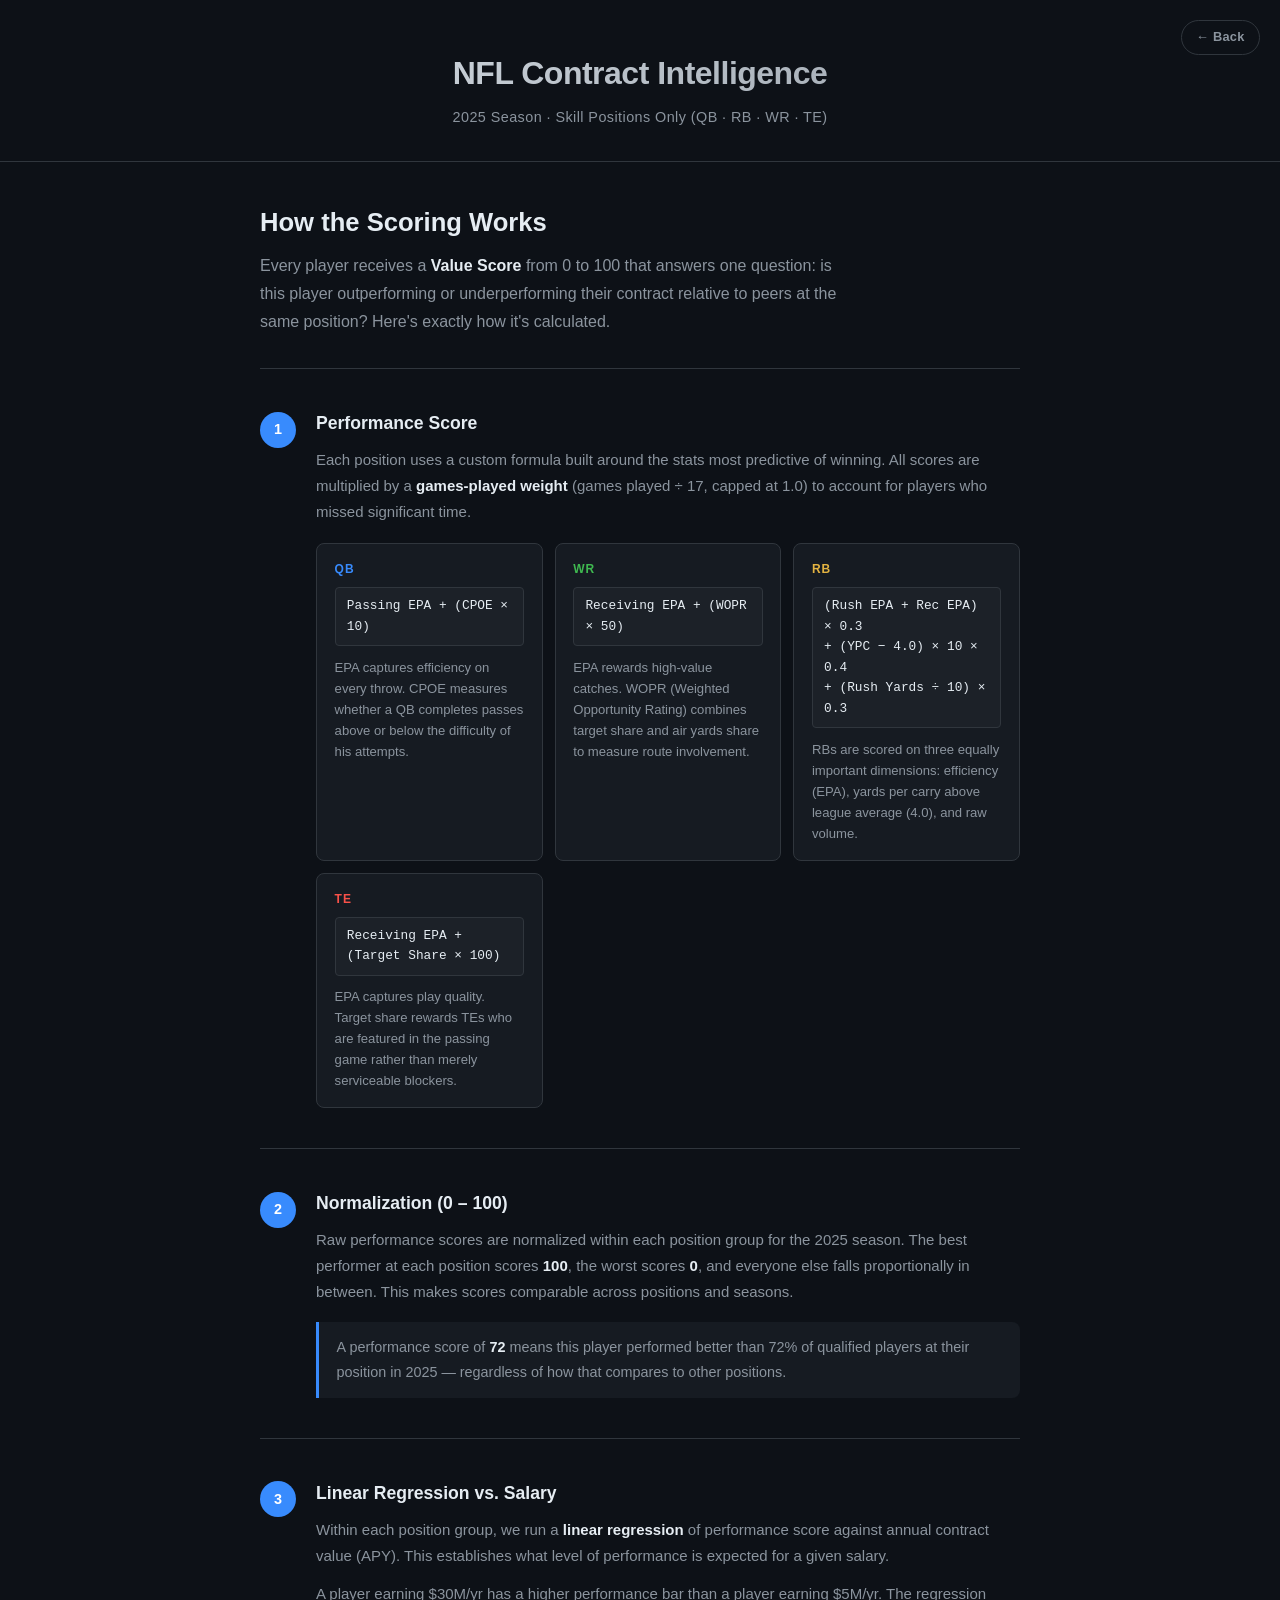
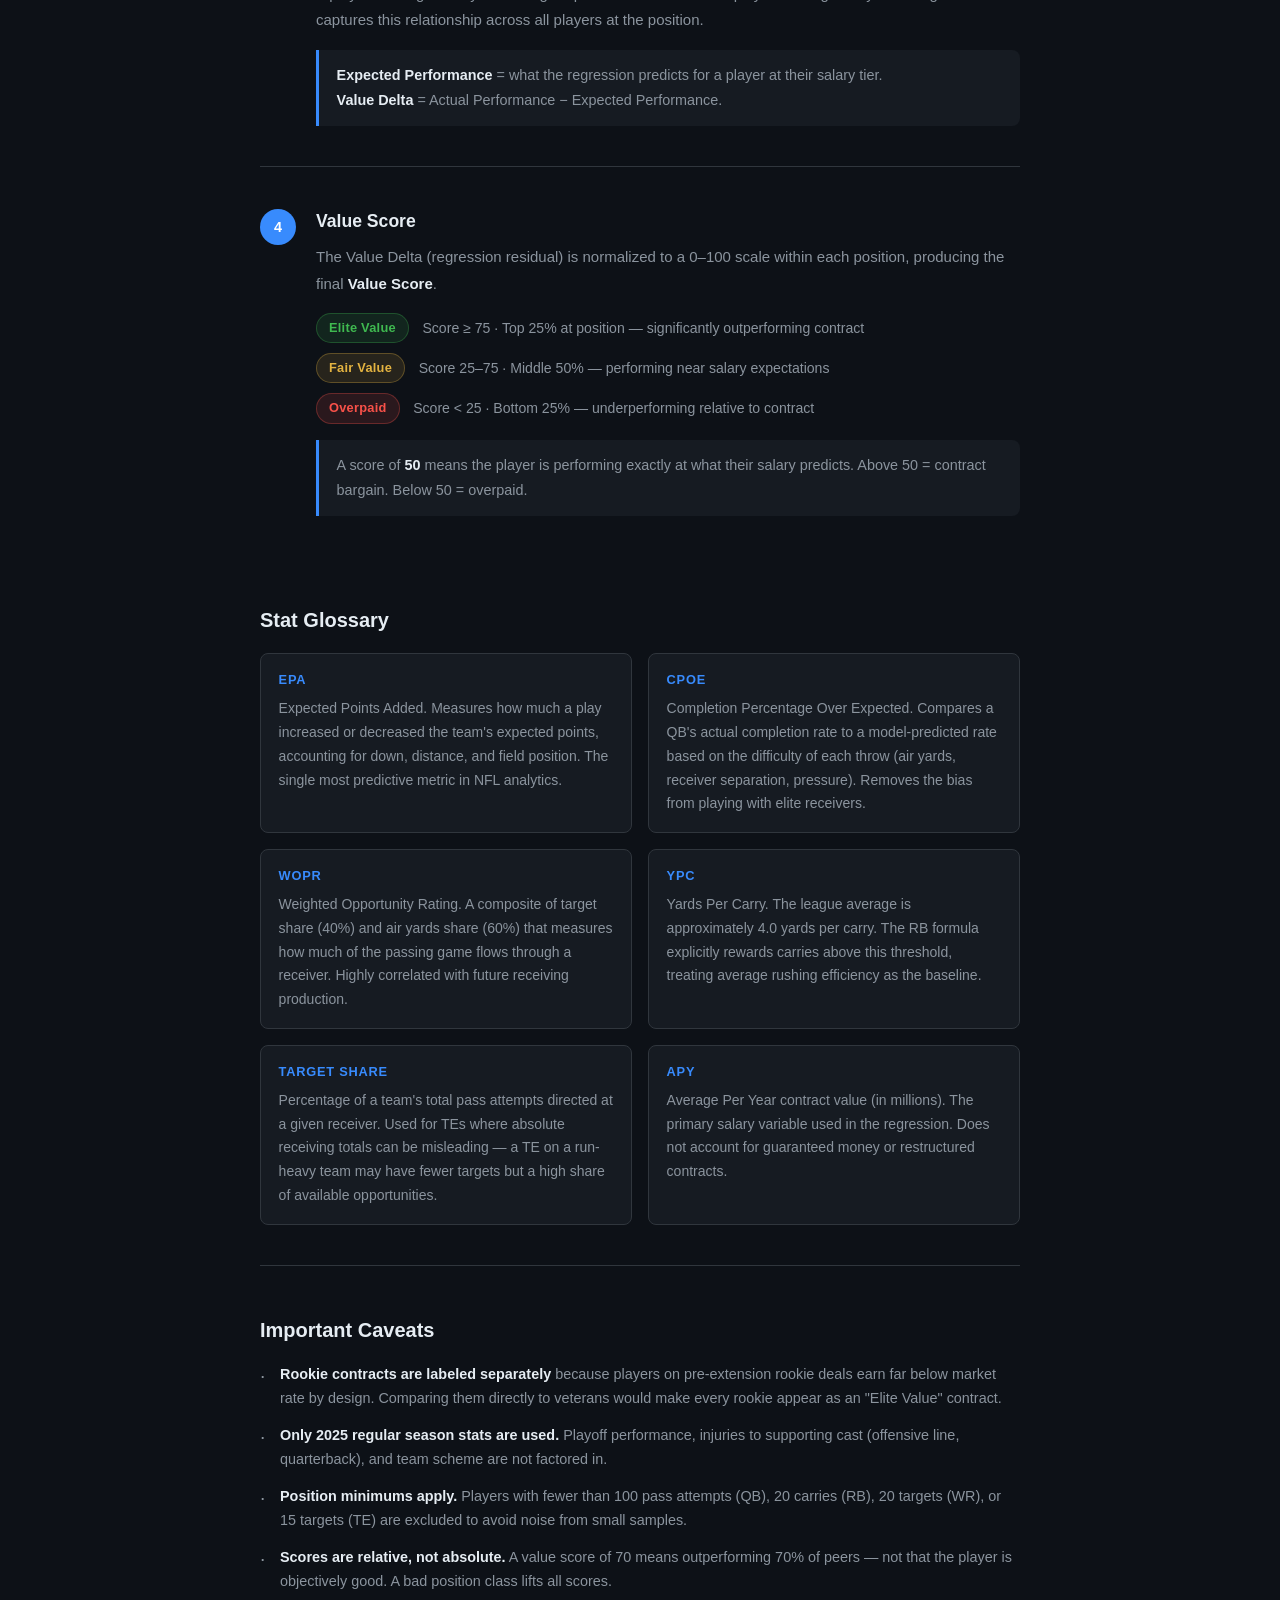
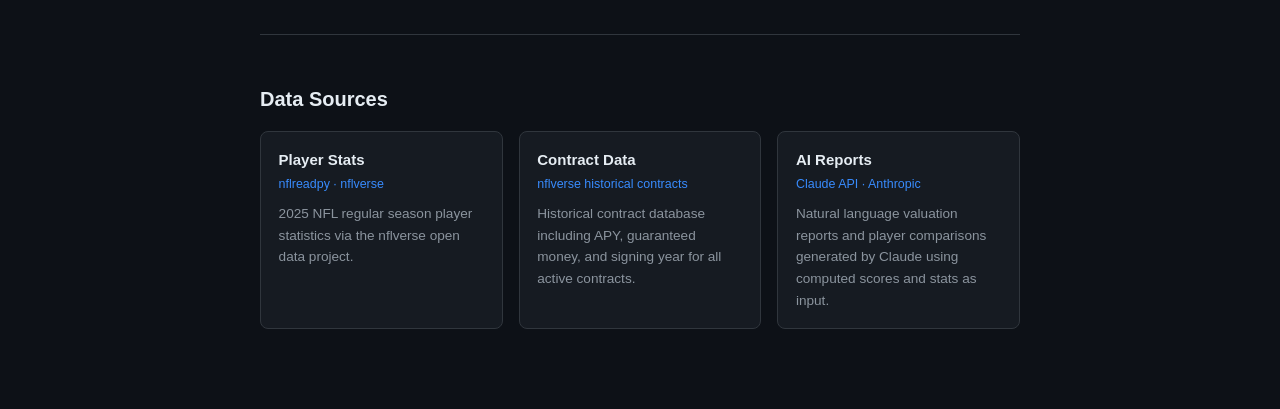
<file: templates/methodology.html>
<!DOCTYPE html>
<html lang="en">
<head>
  <meta charset="UTF-8" />
  <meta name="viewport" content="width=device-width, initial-scale=1.0" />
  <title>How It Works · NFL Contract Intelligence</title>
  <link rel="stylesheet" href="/static/style.css" />
  <link rel="stylesheet" href="/static/methodology.css" />
</head>
<body>

  <header>
    <h1>NFL Contract Intelligence</h1>
    <p class="subtitle">2025 Season · Skill Positions Only (QB · RB · WR · TE)</p>
    <a href="/" class="header-method-btn">← Back</a>
  </header>

  <main class="method-main">

    <div class="method-hero">
      <h2>How the Scoring Works</h2>
      <p>Every player receives a <strong>Value Score</strong> from 0 to 100 that answers one question: is this player outperforming or underperforming their contract relative to peers at the same position? Here's exactly how it's calculated.</p>
    </div>

    <!-- Step pipeline -->
    <div class="steps">

      <div class="step">
        <div class="step-num">1</div>
        <div class="step-body">
          <h3>Performance Score</h3>
          <p>Each position uses a custom formula built around the stats most predictive of winning. All scores are multiplied by a <strong>games-played weight</strong> (games played ÷ 17, capped at 1.0) to account for players who missed significant time.</p>
          <div class="formula-grid">
            <div class="formula-card">
              <div class="formula-pos blue-text">QB</div>
              <code>Passing EPA + (CPOE × 10)</code>
              <p>EPA captures efficiency on every throw. CPOE measures whether a QB completes passes above or below the difficulty of his attempts.</p>
            </div>
            <div class="formula-card">
              <div class="formula-pos elite-text">WR</div>
              <code>Receiving EPA + (WOPR × 50)</code>
              <p>EPA rewards high-value catches. WOPR (Weighted Opportunity Rating) combines target share and air yards share to measure route involvement.</p>
            </div>
            <div class="formula-card">
              <div class="formula-pos fair-text">RB</div>
              <code>(Rush EPA + Rec EPA) × 0.3<br>+ (YPC − 4.0) × 10 × 0.4<br>+ (Rush Yards ÷ 10) × 0.3</code>
              <p>RBs are scored on three equally important dimensions: efficiency (EPA), yards per carry above league average (4.0), and raw volume.</p>
            </div>
            <div class="formula-card">
              <div class="formula-pos over-text">TE</div>
              <code>Receiving EPA + (Target Share × 100)</code>
              <p>EPA captures play quality. Target share rewards TEs who are featured in the passing game rather than merely serviceable blockers.</p>
            </div>
          </div>
        </div>
      </div>

      <div class="step">
        <div class="step-num">2</div>
        <div class="step-body">
          <h3>Normalization (0 – 100)</h3>
          <p>Raw performance scores are normalized within each position group for the 2025 season. The best performer at each position scores <strong>100</strong>, the worst scores <strong>0</strong>, and everyone else falls proportionally in between. This makes scores comparable across positions and seasons.</p>
          <div class="callout">
            A performance score of <strong>72</strong> means this player performed better than 72% of qualified players at their position in 2025 — regardless of how that compares to other positions.
          </div>
        </div>
      </div>

      <div class="step">
        <div class="step-num">3</div>
        <div class="step-body">
          <h3>Linear Regression vs. Salary</h3>
          <p>Within each position group, we run a <strong>linear regression</strong> of performance score against annual contract value (APY). This establishes what level of performance is expected for a given salary.</p>
          <p style="margin-top:.75rem">A player earning $30M/yr has a higher performance bar than a player earning $5M/yr. The regression captures this relationship across all players at the position.</p>
          <div class="callout">
            <strong>Expected Performance</strong> = what the regression predicts for a player at their salary tier.<br>
            <strong>Value Delta</strong> = Actual Performance − Expected Performance.
          </div>
        </div>
      </div>

      <div class="step">
        <div class="step-num">4</div>
        <div class="step-body">
          <h3>Value Score</h3>
          <p>The Value Delta (regression residual) is normalized to a 0–100 scale within each position, producing the final <strong>Value Score</strong>.</p>
          <div class="score-legend">
            <div class="score-legend-row">
              <span class="tier-badge elite">Elite Value</span>
              <span>Score ≥ 75 · Top 25% at position — significantly outperforming contract</span>
            </div>
            <div class="score-legend-row">
              <span class="tier-badge fair">Fair Value</span>
              <span>Score 25–75 · Middle 50% — performing near salary expectations</span>
            </div>
            <div class="score-legend-row">
              <span class="tier-badge over">Overpaid</span>
              <span>Score &lt; 25 · Bottom 25% — underperforming relative to contract</span>
            </div>
          </div>
          <div class="callout">
            A score of <strong>50</strong> means the player is performing exactly at what their salary predicts. Above 50 = contract bargain. Below 50 = overpaid.
          </div>
        </div>
      </div>

    </div>

    <!-- Stat glossary -->
    <div class="glossary">
      <h2>Stat Glossary</h2>
      <div class="glossary-grid">
        <div class="glossary-item">
          <dt>EPA</dt>
          <dd>Expected Points Added. Measures how much a play increased or decreased the team's expected points, accounting for down, distance, and field position. The single most predictive metric in NFL analytics.</dd>
        </div>
        <div class="glossary-item">
          <dt>CPOE</dt>
          <dd>Completion Percentage Over Expected. Compares a QB's actual completion rate to a model-predicted rate based on the difficulty of each throw (air yards, receiver separation, pressure). Removes the bias from playing with elite receivers.</dd>
        </div>
        <div class="glossary-item">
          <dt>WOPR</dt>
          <dd>Weighted Opportunity Rating. A composite of target share (40%) and air yards share (60%) that measures how much of the passing game flows through a receiver. Highly correlated with future receiving production.</dd>
        </div>
        <div class="glossary-item">
          <dt>YPC</dt>
          <dd>Yards Per Carry. The league average is approximately 4.0 yards per carry. The RB formula explicitly rewards carries above this threshold, treating average rushing efficiency as the baseline.</dd>
        </div>
        <div class="glossary-item">
          <dt>Target Share</dt>
          <dd>Percentage of a team's total pass attempts directed at a given receiver. Used for TEs where absolute receiving totals can be misleading — a TE on a run-heavy team may have fewer targets but a high share of available opportunities.</dd>
        </div>
        <div class="glossary-item">
          <dt>APY</dt>
          <dd>Average Per Year contract value (in millions). The primary salary variable used in the regression. Does not account for guaranteed money or restructured contracts.</dd>
        </div>
      </div>
    </div>

    <!-- Caveats -->
    <div class="caveats">
      <h2>Important Caveats</h2>
      <ul>
        <li><strong>Rookie contracts are labeled separately</strong> because players on pre-extension rookie deals earn far below market rate by design. Comparing them directly to veterans would make every rookie appear as an "Elite Value" contract.</li>
        <li><strong>Only 2025 regular season stats are used.</strong> Playoff performance, injuries to supporting cast (offensive line, quarterback), and team scheme are not factored in.</li>
        <li><strong>Position minimums apply.</strong> Players with fewer than 100 pass attempts (QB), 20 carries (RB), 20 targets (WR), or 15 targets (TE) are excluded to avoid noise from small samples.</li>
        <li><strong>Scores are relative, not absolute.</strong> A value score of 70 means outperforming 70% of peers — not that the player is objectively good. A bad position class lifts all scores.</li>
      </ul>
    </div>

    <!-- Data sources -->
    <div class="sources">
      <h2>Data Sources</h2>
      <div class="sources-grid">
        <div class="source-card">
          <div class="source-title">Player Stats</div>
          <div class="source-sub">nflreadpy · nflverse</div>
          <div class="source-desc">2025 NFL regular season player statistics via the nflverse open data project.</div>
        </div>
        <div class="source-card">
          <div class="source-title">Contract Data</div>
          <div class="source-sub">nflverse historical contracts</div>
          <div class="source-desc">Historical contract database including APY, guaranteed money, and signing year for all active contracts.</div>
        </div>
        <div class="source-card">
          <div class="source-title">AI Reports</div>
          <div class="source-sub">Claude API · Anthropic</div>
          <div class="source-desc">Natural language valuation reports and player comparisons generated by Claude using computed scores and stats as input.</div>
        </div>
      </div>
    </div>

  </main>

</body>
</html>
</file>
<file: static/style.css>
/* ── Reset & Base ─────────────────────────────────────────── */
*, *::before, *::after { box-sizing: border-box; margin: 0; padding: 0; }

:root {
  --bg:       #0d1117;
  --surface:  #161b22;
  --surface2: #1c2128;
  --border:   #30363d;
  --text:     #e6edf3;
  --muted:    #8b949e;
  --elite:    #3fb950;
  --elite-bg: rgba(63,185,80,.12);
  --fair:     #e3b341;
  --fair-bg:  rgba(227,179,65,.12);
  --over:     #f85149;
  --over-bg:  rgba(248,81,73,.12);
  --blue:     #388bfd;
  --radius:   8px;
}

body {
  background: var(--bg);
  color: var(--text);
  font-family: -apple-system, BlinkMacSystemFont, "Segoe UI", sans-serif;
  font-size: 15px;
  line-height: 1.6;
  min-height: 100vh;
}

/* ── Header ──────────────────────────────────────────────── */
header {
  position: relative;
  text-align: center;
  padding: 3rem 1rem 2rem;
  border-bottom: 1px solid var(--border);
}
header h1 {
  font-size: 2rem;
  font-weight: 700;
  letter-spacing: -.5px;
  background: linear-gradient(135deg, #e6edf3 0%, #8b949e 100%);
  -webkit-background-clip: text;
  -webkit-text-fill-color: transparent;
  background-clip: text;
}
.subtitle { color: var(--muted); margin-top: .4rem; font-size: .9rem; letter-spacing: .03em; }

.header-method-btn {
  position: absolute; top: 1.25rem; right: 1.25rem;
  padding: .4rem .9rem;
  background: transparent; border: 1px solid var(--border);
  border-radius: 20px; color: var(--muted); font-size: .8rem;
  font-weight: 600; cursor: pointer; text-decoration: none;
  transition: border-color .15s, color .15s;
  letter-spacing: .02em;
}
.header-method-btn:hover { border-color: var(--blue); color: var(--blue); }

/* ── Main ────────────────────────────────────────────────── */
main { max-width: 900px; margin: 0 auto; padding: 2rem 1.25rem 5rem; }

/* ── Search ──────────────────────────────────────────────── */
.search-section { display: flex; justify-content: center; margin-bottom: 2.5rem; }
.search-wrapper { position: relative; width: 100%; max-width: 540px; }

.search-icon {
  position: absolute; left: .9rem; top: 50%;
  transform: translateY(-50%);
  width: 16px; height: 16px;
  color: var(--muted); pointer-events: none;
}
.search-input {
  width: 100%;
  padding: .8rem 1rem .8rem 2.6rem;
  background: var(--surface);
  border: 1px solid var(--border);
  border-radius: var(--radius);
  color: var(--text); font-size: 1rem; outline: none;
  transition: border-color .15s, box-shadow .15s;
}
.search-input:focus {
  border-color: var(--blue);
  box-shadow: 0 0 0 3px rgba(56,139,253,.15);
}
.search-input::placeholder { color: var(--muted); }

.autocomplete-list {
  position: absolute; top: calc(100% + 6px); left: 0; right: 0;
  background: var(--surface2); border: 1px solid var(--border);
  border-radius: var(--radius); list-style: none; z-index: 100;
  overflow: hidden; box-shadow: 0 8px 24px rgba(0,0,0,.4);
}
.autocomplete-list li {
  padding: .65rem 1rem; cursor: pointer;
  display: flex; align-items: center; gap: .6rem;
  border-bottom: 1px solid var(--border); transition: background .1s;
}
.autocomplete-list li:last-child { border-bottom: none; }
.autocomplete-list li:hover { background: var(--border); }
.autocomplete-list .pos-tag {
  font-size: .72rem; font-weight: 700;
  background: var(--border); padding: .15rem .45rem;
  border-radius: 4px; color: var(--muted); letter-spacing: .04em;
}

/* ── Skeleton shimmer ────────────────────────────────────── */
@keyframes shimmer {
  0%   { background-position: -400px 0; }
  100% { background-position: 400px 0; }
}
.skel-block {
  background: linear-gradient(90deg, var(--surface) 25%, var(--surface2) 50%, var(--surface) 75%);
  background-size: 800px 100%;
  animation: shimmer 1.5s ease-in-out infinite;
  border-radius: var(--radius);
}

/* ── Leaderboards ────────────────────────────────────────── */
#leaderboards {
  margin-bottom: 2.5rem;
  padding-bottom: 2rem;
  border-bottom: 1px solid var(--border);
}
.lb-header {
  display: flex; justify-content: space-between; align-items: center;
  flex-wrap: wrap; gap: 1rem; margin-bottom: 1.25rem;
}
.lb-header h2 { font-size: 1.15rem; font-weight: 600; }

.pos-tabs { display: flex; gap: .4rem; }
.pos-tab {
  padding: .35rem .85rem; border-radius: 20px; border: 1px solid var(--border);
  background: transparent; color: var(--muted); font-size: .85rem;
  font-weight: 600; cursor: pointer; transition: all .15s; letter-spacing: .02em;
}
.pos-tab:hover  { border-color: var(--blue); color: var(--blue); }
.pos-tab.active { background: var(--blue); border-color: var(--blue); color: #fff; }

.lb-skeleton { display: block; }
.lb-grid {
  display: grid; grid-template-columns: 1fr 1fr; gap: 1.25rem;
  margin-bottom: 1rem;
}
@media (max-width: 560px) { .lb-grid { grid-template-columns: 1fr; } }

.lb-col-head {
  font-size: .75rem; font-weight: 700; text-transform: uppercase;
  letter-spacing: .07em; margin-bottom: .6rem;
}
.elite-text { color: var(--elite); }
.over-text  { color: var(--over); }

.lb-skel-card { height: 52px; margin-bottom: .5rem; border-radius: var(--radius); }

.lb-card {
  display: flex; align-items: center; justify-content: space-between;
  padding: .65rem .9rem;
  background: var(--surface); border: 1px solid var(--border);
  border-radius: var(--radius); margin-bottom: .45rem;
  cursor: pointer; transition: border-color .15s, background .15s;
  gap: .75rem;
}
.lb-card:hover { border-color: var(--blue); background: var(--surface2); }
.lb-card-left  { display: flex; flex-direction: column; gap: .15rem; flex: 1; min-width: 0; }
.lb-card-name  { font-weight: 600; font-size: .9rem; white-space: nowrap; overflow: hidden; text-overflow: ellipsis; }
.lb-card-meta  { font-size: .75rem; color: var(--muted); }
.lb-card-right { display: flex; flex-direction: column; align-items: flex-end; gap: .2rem; }
.lb-card-score { font-size: 1.2rem; font-weight: 700; }

.btn-text {
  background: none; border: none; color: var(--blue); font-size: .875rem;
  cursor: pointer; padding: .4rem 0; display: block; margin: .25rem 0;
  transition: opacity .15s;
}
.btn-text:hover { opacity: .75; }

.lb-table { margin-top: 1rem; }

/* ── Spinner ─────────────────────────────────────────────── */
.spinner {
  width: 32px; height: 32px;
  border: 3px solid var(--border); border-top-color: var(--blue);
  border-radius: 50%; animation: spin .8s linear infinite;
}
@keyframes spin { to { transform: rotate(360deg); } }

/* ── Report header ───────────────────────────────────────── */
#report, #skeleton {
  padding-top: 2rem;
  border-top: 1px solid var(--border);
  margin-top: .5rem;
}
.report-header {
  display: flex; justify-content: space-between; align-items: flex-start;
  flex-wrap: wrap; gap: 1rem; margin-bottom: 1.5rem;
  padding-bottom: 1.5rem; border-bottom: 1px solid var(--border);
}
.player-info h2 { font-size: 1.75rem; font-weight: 700; margin-bottom: .5rem; }
.player-meta { display: flex; align-items: center; gap: .4rem; flex-wrap: wrap; }
.contract-info { display: flex; flex-direction: column; align-items: flex-end; gap: .5rem; }
.apy-text { font-size: 1.2rem; font-weight: 600; }

/* ── Badges ──────────────────────────────────────────────── */
.badge {
  display: inline-block; padding: .2rem .65rem; border-radius: 4px;
  font-size: .8rem; font-weight: 600; background: var(--border); color: var(--text);
}
.badge.secondary { color: var(--muted); }
.pos-badge { background: rgba(56,139,253,.2); color: var(--blue); }
.contract-type-badge { background: var(--surface2); color: var(--muted); border: 1px solid var(--border); }

.rank-badge {
  font-size: .85rem; font-weight: 600; color: var(--muted);
  background: var(--surface); border: 1px solid var(--border);
  padding: .25rem .75rem; border-radius: 20px;
}
.rank-badge strong { color: var(--text); }

.tier-badge {
  display: inline-block; font-size: .8rem; font-weight: 700;
  padding: .25rem .75rem; border-radius: 20px; letter-spacing: .02em;
}
.tier-badge.elite { background: var(--elite-bg); color: var(--elite); border: 1px solid rgba(63,185,80,.3); }
.tier-badge.fair  { background: var(--fair-bg);  color: var(--fair);  border: 1px solid rgba(227,179,65,.3); }
.tier-badge.over  { background: var(--over-bg);  color: var(--over);  border: 1px solid rgba(248,81,73,.3); }

/* ── Score grid ──────────────────────────────────────────── */
.score-grid {
  display: grid; grid-template-columns: repeat(4, 1fr);
  gap: 1rem; margin-bottom: 1.5rem;
}
@media (max-width: 640px) { .score-grid { grid-template-columns: repeat(2, 1fr); } }

.score-card {
  background: var(--surface); border: 1px solid var(--border);
  border-radius: var(--radius); padding: 1.1rem 1.25rem; transition: border-color .2s;
}
.score-card.featured.elite { border-color: rgba(63,185,80,.4);  background: linear-gradient(135deg, var(--surface), rgba(63,185,80,.05)); }
.score-card.featured.fair  { border-color: rgba(227,179,65,.4); background: linear-gradient(135deg, var(--surface), rgba(227,179,65,.05)); }
.score-card.featured.over  { border-color: rgba(248,81,73,.4);  background: linear-gradient(135deg, var(--surface), rgba(248,81,73,.05)); }

.score-label  { font-size: .75rem; color: var(--muted); text-transform: uppercase; letter-spacing: .06em; margin-bottom: .3rem; }
.score-number { font-size: 2.25rem; font-weight: 700; line-height: 1; margin-bottom: .5rem; }
.score-sub    { font-size: .72rem; color: var(--muted); margin-top: .4rem; }

.score-bar-wrap { height: 5px; background: var(--border); border-radius: 3px; overflow: hidden; }
.score-bar      { height: 100%; border-radius: 3px; transition: width .6s ease; }
.score-bar.elite   { background: var(--elite); }
.score-bar.fair    { background: var(--fair); }
.score-bar.over    { background: var(--over); }
.score-bar.neutral { background: var(--blue); }

/* ── Trend ───────────────────────────────────────────────── */
.trend-section { margin-bottom: 1.5rem; }
.trend-row { display: flex; align-items: center; gap: 0; }

.trend-node {
  display: flex; flex-direction: column; align-items: center;
  background: var(--surface); border: 1px solid var(--border);
  border-radius: var(--radius); padding: .7rem 1rem; min-width: 90px;
}
.trend-season { font-size: .72rem; color: var(--muted); text-transform: uppercase; letter-spacing: .05em; margin-bottom: .2rem; }
.trend-score  { font-size: 1.4rem; font-weight: 700; line-height: 1; }
.trend-tier   { font-size: .7rem; margin-top: .25rem; }

.trend-arrow {
  padding: 0 .5rem; color: var(--muted); font-size: 1rem;
  display: flex; align-items: center;
}
.trend-arrow.up   { color: var(--elite); }
.trend-arrow.down { color: var(--over); }

/* ── Section title ───────────────────────────────────────── */
.section-title {
  font-size: .78rem; text-transform: uppercase; letter-spacing: .07em;
  color: var(--muted); margin-bottom: .9rem; font-weight: 600;
}

/* ── Stats ───────────────────────────────────────────────── */
.stats-section { margin-bottom: 1.5rem; }
.stats-grid { display: grid; grid-template-columns: repeat(auto-fill, minmax(130px, 1fr)); gap: .75rem; }
.stat-card  { background: var(--surface); border: 1px solid var(--border); border-radius: var(--radius); padding: .85rem 1rem; }
.stat-label { font-size: .72rem; color: var(--muted); text-transform: uppercase; letter-spacing: .05em; margin-bottom: .25rem; }
.stat-value { font-size: 1.4rem; font-weight: 700; line-height: 1.1; }
.stat-unit  { font-size: .75rem; color: var(--muted); margin-top: .15rem; }

/* ── Narrative ───────────────────────────────────────────── */
.narrative-box {
  background: var(--surface); border: 1px solid var(--border);
  border-radius: var(--radius); padding: 1.4rem 1.6rem; margin-bottom: 1.5rem;
}
#r-narrative p, #cmp-narrative p {
  color: var(--text); line-height: 1.8; margin-bottom: 1rem;
}
#r-narrative p:last-child, #cmp-narrative p:last-child { margin-bottom: 0; }

/* ── Peers table ─────────────────────────────────────────── */
.peers-section { overflow-x: auto; }

table { width: 100%; border-collapse: collapse; font-size: .9rem; }
thead th {
  text-align: left; padding: .5rem .75rem;
  border-bottom: 2px solid var(--border); color: var(--muted);
  font-weight: 600; font-size: .75rem; text-transform: uppercase;
  letter-spacing: .05em; white-space: nowrap;
}
tbody tr { border-bottom: 1px solid var(--border); transition: background .1s; }
tbody tr:hover { background: var(--surface); }
tbody tr.highlight { background: rgba(56,139,253,.07); }
tbody tr.highlight td:first-child {
  border-left: 3px solid var(--blue); padding-left: calc(.75rem - 3px);
}
tbody td { padding: .65rem .75rem; }

.mini-bar-wrap  { display: flex; align-items: center; gap: .6rem; min-width: 100px; }
.mini-bar-track { flex: 1; height: 4px; background: var(--border); border-radius: 2px; overflow: hidden; }
.mini-bar-fill  { height: 100%; border-radius: 2px; }
.mini-bar-fill.elite { background: var(--elite); }
.mini-bar-fill.fair  { background: var(--fair); }
.mini-bar-fill.over  { background: var(--over); }

/* ── Compare section ─────────────────────────────────────── */
#compare-section {
  margin-top: 2rem; padding-top: 2rem; border-top: 1px solid var(--border);
}
.cmp-header {
  display: flex; justify-content: space-between; align-items: center; margin-bottom: 1.25rem;
}
.cmp-header h2 { font-size: 1.1rem; font-weight: 600; }

.cmp-search-row {
  display: flex; align-items: center; gap: 1rem;
  flex-wrap: wrap; margin-bottom: 1.5rem;
}
.cmp-pill {
  background: var(--surface); border: 1px solid var(--border);
  border-radius: 20px; padding: .4rem 1rem;
  font-size: .9rem; font-weight: 600; white-space: nowrap;
}
.vs-badge {
  font-size: .8rem; font-weight: 800; color: var(--muted);
  letter-spacing: .1em; padding: 0 .25rem;
}

.cmp-grid { display: grid; grid-template-columns: 1fr 1fr; gap: 1rem; }
@media (max-width: 600px) { .cmp-grid { grid-template-columns: 1fr; } }

.cmp-col {
  background: var(--surface); border: 1px solid var(--border);
  border-radius: var(--radius); padding: 1.1rem 1.25rem;
}
.cmp-col-name { font-size: 1.1rem; font-weight: 700; margin-bottom: .4rem; }
.cmp-col-meta { display: flex; gap: .4rem; flex-wrap: wrap; margin-bottom: 1rem; }
.cmp-score-row {
  display: flex; justify-content: space-between; align-items: center;
  padding: .4rem 0; border-bottom: 1px solid var(--border); font-size: .9rem;
}
.cmp-score-row:last-child { border-bottom: none; }
.cmp-score-label { color: var(--muted); font-size: .82rem; }
.cmp-score-val   { font-weight: 700; }
.cmp-winner      { color: var(--elite); }

/* ── Utility ─────────────────────────────────────────────── */
.hidden { display: none !important; }

/* ── Mobile ──────────────────────────────────────────────── */

/* Trend row: always scrollable so it never clips */
.trend-row { overflow-x: auto; padding-bottom: .25rem; }

@media (max-width: 600px) {
  /* Header: pull "How It Works" out of absolute position */
  header { padding: 1.75rem 1rem 1.25rem; }
  header h1 { font-size: 1.5rem; }
  .subtitle  { font-size: .82rem; }
  .header-method-btn {
    position: static;
    display: inline-block;
    margin-top: .75rem;
  }

  /* Main padding tighter */
  main { padding: 1.5rem .9rem 4rem; }

  /* Leaderboard header: stack title above tabs */
  .lb-header { flex-direction: column; align-items: flex-start; gap: .75rem; }

  /* Report header: stack contract info below player name, left-align it */
  .report-header { flex-direction: column; gap: .75rem; }
  .contract-info {
    flex-direction: row;
    flex-wrap: wrap;
    align-items: center;
    gap: .5rem;
  }
  .player-info h2 { font-size: 1.35rem; }

  /* Score cards: smaller numbers at 2-col */
  .score-number { font-size: 1.85rem; }

  /* Narrative: tighter padding */
  .narrative-box { padding: 1rem 1.1rem; }

  /* Compare: stack pill + vs + search vertically */
  .cmp-search-row { flex-direction: column; align-items: stretch; gap: .75rem; }
  .cmp-pill { white-space: normal; text-align: center; }
  .vs-badge { text-align: center; display: block; }
  #compare-section .search-wrapper { max-width: 100% !important; }

  /* Tables: smaller text so they don't need as much horizontal scroll */
  table { font-size: .8rem; }
  thead th, tbody td { padding: .5rem .5rem; }
}
</file>
<file: static/methodology.css>
.method-main { max-width: 800px; margin: 0 auto; padding: 2.5rem 1.25rem 5rem; }

/* ── Hero ────────────────────────────────────────────────── */
.method-hero {
  margin-bottom: 2.5rem;
  padding-bottom: 2rem;
  border-bottom: 1px solid var(--border);
}
.method-hero h2 { font-size: 1.6rem; font-weight: 700; margin-bottom: .6rem; }
.method-hero p  { color: var(--muted); font-size: 1rem; line-height: 1.75; max-width: 600px; }
.method-hero strong { color: var(--text); }

/* ── Steps ───────────────────────────────────────────────── */
.steps { margin-bottom: 3rem; }

.step {
  display: flex; gap: 1.25rem;
  margin-bottom: 2.5rem;
  padding-bottom: 2.5rem;
  border-bottom: 1px solid var(--border);
}
.step:last-child { border-bottom: none; }

.step-num {
  flex-shrink: 0;
  width: 36px; height: 36px;
  background: var(--blue); color: #fff;
  border-radius: 50%;
  display: flex; align-items: center; justify-content: center;
  font-weight: 700; font-size: .9rem;
  margin-top: .15rem;
}

.step-body h3 { font-size: 1.1rem; font-weight: 700; margin-bottom: .6rem; }
.step-body p  { color: var(--muted); line-height: 1.75; }
.step-body strong { color: var(--text); }

/* ── Formula grid ────────────────────────────────────────── */
.formula-grid {
  display: grid;
  grid-template-columns: repeat(auto-fill, minmax(200px, 1fr));
  gap: .75rem;
  margin-top: 1.1rem;
}

.formula-card {
  background: var(--surface);
  border: 1px solid var(--border);
  border-radius: var(--radius);
  padding: 1rem 1.1rem;
}
.formula-pos {
  font-size: .75rem; font-weight: 800;
  text-transform: uppercase; letter-spacing: .08em;
  margin-bottom: .5rem;
}
.formula-card code {
  display: block;
  font-family: "SF Mono", "Fira Code", monospace;
  font-size: .8rem;
  color: var(--text);
  background: var(--surface2);
  border: 1px solid var(--border);
  border-radius: 4px;
  padding: .5rem .7rem;
  margin-bottom: .65rem;
  line-height: 1.6;
  white-space: pre-wrap;
}
.formula-card p { font-size: .82rem; color: var(--muted); line-height: 1.6; }

.blue-text  { color: var(--blue); }
.elite-text { color: var(--elite); }
.fair-text  { color: var(--fair); }
.over-text  { color: var(--over); }

/* ── Callout ─────────────────────────────────────────────── */
.callout {
  background: var(--surface);
  border-left: 3px solid var(--blue);
  border-radius: 0 var(--radius) var(--radius) 0;
  padding: .85rem 1.1rem;
  margin-top: 1rem;
  font-size: .9rem;
  color: var(--muted);
  line-height: 1.7;
}
.callout strong { color: var(--text); }

/* ── Score legend ────────────────────────────────────────── */
.score-legend { margin: 1rem 0; display: flex; flex-direction: column; gap: .6rem; }
.score-legend-row {
  display: flex; align-items: center; gap: .85rem;
  font-size: .88rem; color: var(--muted);
}

/* ── Glossary ────────────────────────────────────────────── */
.glossary {
  margin-bottom: 3rem;
  padding-bottom: 2.5rem;
  border-bottom: 1px solid var(--border);
}
.glossary h2 { font-size: 1.25rem; font-weight: 700; margin-bottom: 1.1rem; }
.glossary-grid { display: grid; grid-template-columns: repeat(auto-fill, minmax(320px, 1fr)); gap: 1rem; }
.glossary-item {
  background: var(--surface); border: 1px solid var(--border);
  border-radius: var(--radius); padding: 1rem 1.1rem;
}
.glossary-item dt {
  font-size: .8rem; font-weight: 800; text-transform: uppercase;
  letter-spacing: .06em; color: var(--blue); margin-bottom: .4rem;
}
.glossary-item dd { font-size: .875rem; color: var(--muted); line-height: 1.7; }

/* ── Caveats ─────────────────────────────────────────────── */
.caveats {
  margin-bottom: 3rem;
  padding-bottom: 2.5rem;
  border-bottom: 1px solid var(--border);
}
.caveats h2 { font-size: 1.25rem; font-weight: 700; margin-bottom: 1rem; }
.caveats ul { list-style: none; display: flex; flex-direction: column; gap: .75rem; }
.caveats li {
  padding-left: 1.25rem;
  position: relative;
  font-size: .9rem; color: var(--muted); line-height: 1.7;
}
.caveats li::before {
  content: '·'; position: absolute; left: 0;
  color: var(--muted); font-size: 1.2rem; line-height: 1.5;
}
.caveats li strong { color: var(--text); }

/* ── Sources ─────────────────────────────────────────────── */
.sources h2 { font-size: 1.25rem; font-weight: 700; margin-bottom: 1rem; }
.sources-grid { display: grid; grid-template-columns: repeat(auto-fill, minmax(220px, 1fr)); gap: 1rem; }
.source-card {
  background: var(--surface); border: 1px solid var(--border);
  border-radius: var(--radius); padding: 1rem 1.1rem;
}
.source-title { font-weight: 700; margin-bottom: .2rem; }
.source-sub   { font-size: .78rem; color: var(--blue); margin-bottom: .5rem; }
.source-desc  { font-size: .85rem; color: var(--muted); line-height: 1.6; }
</file>
